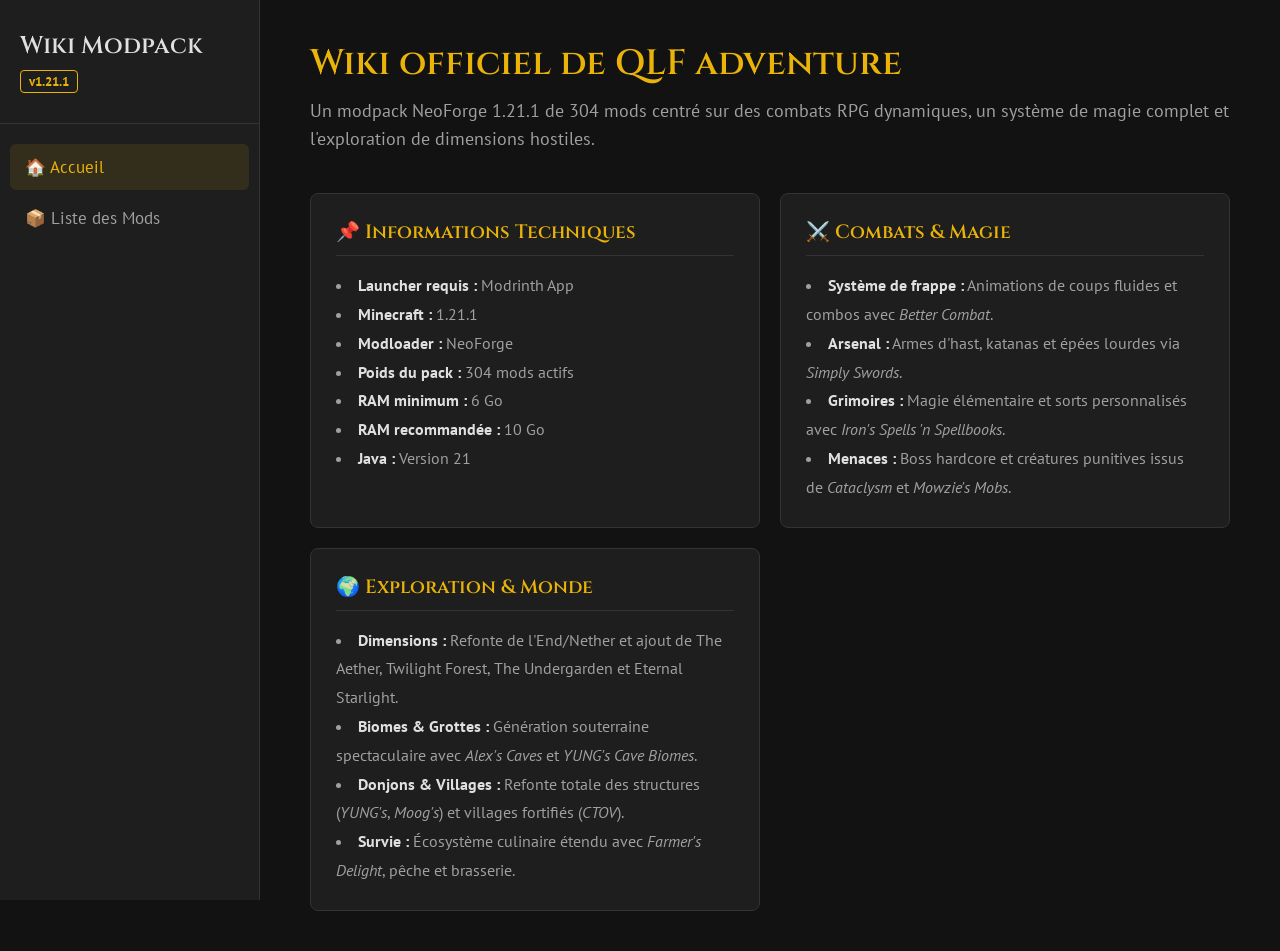
<file: html/index.html>
<!DOCTYPE html>
<html lang="fr">
<head>
    <meta charset="UTF-8">
    <meta name="viewport" content="width=device-width, initial-scale=1.0">
    <title>Wiki Modpack NeoForge 1.21.1</title>
    <link rel="stylesheet" href="../css/style.css">
</head>
<body>

    <aside class="sidebar">
        <div class="sidebar-header">
            <h2>Wiki Modpack</h2>
            <span class="version-badge">v1.21.1</span>
        </div>
        <nav>
            <ul>
                <li><a href="#accueil" class="nav-link active">🏠 Accueil</a></li>
                <li><a href="#mods" class="nav-link">📦 Liste des Mods</a></li>
            </ul>
        </nav>
    </aside>

    <main class="content">
        <button id="menu-toggle" class="mobile-only">☰ Menu</button>

        <!-- PAGE : ACCUEIL -->
        <section id="accueil" class="page-section active-section">
            <div class="header-banner">
                <h1>Wiki officiel de QLF adventure</h1>
                <p>Un modpack NeoForge 1.21.1 de 304 mods centré sur des combats RPG dynamiques, un système de magie complet et l'exploration de dimensions hostiles.</p>
            </div>
            
            <div class="card-grid">
                <div class="info-card">
                    <h3>📌 Informations Techniques</h3>
                    <ul>
                        <li><strong>Launcher requis :</strong> Modrinth App</li>
                        <li><strong>Minecraft :</strong> 1.21.1</li>
                        <li><strong>Modloader :</strong> NeoForge</li>
                        <li><strong>Poids du pack :</strong> 304 mods actifs</li>
                        <li><strong>RAM minimum :</strong> 6 Go</li>
                        <li><strong>RAM recommandée :</strong> 10 Go</li>
                        <li><strong>Java :</strong> Version 21</li>
                    </ul>
                </div>
                <div class="info-card">
                    <h3>⚔️ Combats & Magie</h3>
                    <ul>
                        <li><strong>Système de frappe :</strong> Animations de coups fluides et combos avec <em>Better Combat</em>.</li>
                        <li><strong>Arsenal :</strong> Armes d'hast, katanas et épées lourdes via <em>Simply Swords</em>.</li>
                        <li><strong>Grimoires :</strong> Magie élémentaire et sorts personnalisés avec <em>Iron's Spells 'n Spellbooks</em>.</li>
                        <li><strong>Menaces :</strong> Boss hardcore et créatures punitives issus de <em>Cataclysm</em> et <em>Mowzie's Mobs</em>.</li>
                    </ul>
                </div>
                <div class="info-card">
                    <h3>🌍 Exploration & Monde</h3>
                    <ul>
                        <li><strong>Dimensions :</strong> Refonte de l'End/Nether et ajout de The Aether, Twilight Forest, The Undergarden et Eternal Starlight.</li>
                        <li><strong>Biomes & Grottes :</strong> Génération souterraine spectaculaire avec <em>Alex's Caves</em> et <em>YUNG's Cave Biomes</em>.</li>
                        <li><strong>Donjons & Villages :</strong> Refonte totale des structures (<em>YUNG's</em>, <em>Moog's</em>) et villages fortifiés (<em>CTOV</em>).</li>
                        <li><strong>Survie :</strong> Écosystème culinaire étendu avec <em>Farmer's Delight</em>, pêche et brasserie.</li>
                    </ul>
                </div>
            </div>
        </section>

        <!-- PAGE : LISTE DES MODS -->
        <section id="mods" class="page-section">
            <h1>📦 Liste complète des Mods</h1>
            <p>Voici l'annuaire de tous les mods présents dans le modpack, triés par catégorie. Les en-têtes vous aident à vous repérer facilement.</p>
            
            <!-- SOUS-MENU POUR DESCENDRE RAPIDEMENT -->
            <div class="category-nav">
                <a href="#cat-gameplay" class="cat-link">⚔️ Contenu & Gameplay</a>
                <a href="#cat-client" class="cat-link">🎨 Client-Side</a>
                <a href="#cat-opti" class="cat-link">⚡ Optimisation</a>
                <a href="#cat-lib" class="cat-link">🛠️ Librairies & APIs</a>
            </div>

            <div class="table-container">
                <table class="mod-table">
                    <thead>
                        <tr>
                            <th>Catégorie</th>
                            <th>Sous-catégorie</th>
                            <th>Nom du mod</th>
                            <th>Emplacement</th>
                        </tr>
                    </thead>
                    <tbody>

                        <!-- ============================================== -->
                        <!-- ============ CONTENU & GAMEPLAY ============== -->
                        <!-- ============================================== -->
                        <tr class="category-header" id="cat-gameplay"><td colspan="4">⚔️ Contenu & Gameplay</td></tr>
                        
                        <tr class="subcategory-separator"><td colspan="4">🔸 Dimensions & Biomes</td></tr>
                        <tr><td><span class="tag tag-game">Gameplay</span></td><td>Dimensions & Biomes</td><td><strong>The Aether</strong></td><td><span class="badge badge-both">Client & Serveur</span></td></tr>
                        <tr><td><span class="tag tag-game">Gameplay</span></td><td>Dimensions & Biomes</td><td><strong>Aether Villages</strong></td><td><span class="badge badge-both">Client & Serveur</span></td></tr>
                        <tr><td><span class="tag tag-game">Gameplay</span></td><td>Dimensions & Biomes</td><td><strong>Aether Emissivity</strong></td><td><span class="badge badge-both">Client & Serveur</span></td></tr>
                        <tr><td><span class="tag tag-game">Gameplay</span></td><td>Dimensions & Biomes</td><td><strong>Aether - Protect Your Moa</strong></td><td><span class="badge badge-both">Client & Serveur</span></td></tr>
                        <tr><td><span class="tag tag-game">Gameplay</span></td><td>Dimensions & Biomes</td><td><strong>Aether - Treasure Reforging</strong></td><td><span class="badge badge-both">Client & Serveur</span></td></tr>
                        <tr><td><span class="tag tag-game">Gameplay</span></td><td>Dimensions & Biomes</td><td><strong>Deep Aether</strong></td><td><span class="badge badge-both">Client & Serveur</span></td></tr>
                        <tr><td><span class="tag tag-game">Gameplay</span></td><td>Dimensions & Biomes</td><td><strong>Explore Ruins: Aether</strong></td><td><span class="badge badge-both">Client & Serveur</span></td></tr>
                        <tr><td><span class="tag tag-game">Gameplay</span></td><td>Dimensions & Biomes</td><td><strong>The Twilight Forest</strong></td><td><span class="badge badge-both">Client & Serveur</span></td></tr>
                        <tr><td><span class="tag tag-game">Gameplay</span></td><td>Dimensions & Biomes</td><td><strong>Twilight Treehouses</strong></td><td><span class="badge badge-both">Client & Serveur</span></td></tr>
                        <tr><td><span class="tag tag-game">Gameplay</span></td><td>Dimensions & Biomes</td><td><strong>Eternal Starlight</strong></td><td><span class="badge badge-both">Client & Serveur</span></td></tr>
                        <tr><td><span class="tag tag-game">Gameplay</span></td><td>Dimensions & Biomes</td><td><strong>The Undergarden</strong></td><td><span class="badge badge-both">Client & Serveur</span></td></tr>
                        <tr><td><span class="tag tag-game">Gameplay</span></td><td>Dimensions & Biomes</td><td><strong>Geophilic</strong></td><td><span class="badge badge-both">Client & Serveur</span></td></tr>
                        <tr><td><span class="tag tag-game">Gameplay</span></td><td>Dimensions & Biomes</td><td><strong>Geophilic Backported</strong></td><td><span class="badge badge-both">Client & Serveur</span></td></tr>
                        <tr><td><span class="tag tag-game">Gameplay</span></td><td>Dimensions & Biomes</td><td><strong>Alex's Caves</strong></td><td><span class="badge badge-both">Client & Serveur</span></td></tr>
                        <tr><td><span class="tag tag-game">Gameplay</span></td><td>Dimensions & Biomes</td><td><strong>YUNG's Cave Biomes</strong></td><td><span class="badge badge-both">Client & Serveur</span></td></tr>
                        
                        <tr class="subcategory-separator"><td colspan="4">🔸 Donjons & Structures</td></tr>
                        <tr><td><span class="tag tag-game">Gameplay</span></td><td>Donjons & Structures</td><td><strong>YUNG's Better Caves</strong></td><td><span class="badge badge-both">Client & Serveur</span></td></tr>
                        <tr><td><span class="tag tag-game">Gameplay</span></td><td>Donjons & Structures</td><td><strong>YUNG's Better Desert Temples</strong></td><td><span class="badge badge-both">Client & Serveur</span></td></tr>
                        <tr><td><span class="tag tag-game">Gameplay</span></td><td>Donjons & Structures</td><td><strong>YUNG's Better Dungeons</strong></td><td><span class="badge badge-both">Client & Serveur</span></td></tr>
                        <tr><td><span class="tag tag-game">Gameplay</span></td><td>Donjons & Structures</td><td><strong>YUNG's Better End Island</strong></td><td><span class="badge badge-both">Client & Serveur</span></td></tr>
                        <tr><td><span class="tag tag-game">Gameplay</span></td><td>Donjons & Structures</td><td><strong>YUNG's Better Jungle Temples</strong></td><td><span class="badge badge-both">Client & Serveur</span></td></tr>
                        <tr><td><span class="tag tag-game">Gameplay</span></td><td>Donjons & Structures</td><td><strong>YUNG's Better Mineshafts</strong></td><td><span class="badge badge-both">Client & Serveur</span></td></tr>
                        <tr><td><span class="tag tag-game">Gameplay</span></td><td>Donjons & Structures</td><td><strong>YUNG's Better Nether Fortresses</strong></td><td><span class="badge badge-both">Client & Serveur</span></td></tr>
                        <tr><td><span class="tag tag-game">Gameplay</span></td><td>Donjons & Structures</td><td><strong>YUNG's Better Ocean Monuments</strong></td><td><span class="badge badge-both">Client & Serveur</span></td></tr>
                        <tr><td><span class="tag tag-game">Gameplay</span></td><td>Donjons & Structures</td><td><strong>YUNG's Better Strongholds</strong></td><td><span class="badge badge-both">Client & Serveur</span></td></tr>
                        <tr><td><span class="tag tag-game">Gameplay</span></td><td>Donjons & Structures</td><td><strong>YUNG's Better Witch Huts</strong></td><td><span class="badge badge-both">Client & Serveur</span></td></tr>
                        <tr><td><span class="tag tag-game">Gameplay</span></td><td>Donjons & Structures</td><td><strong>YUNG's Bridges</strong></td><td><span class="badge badge-both">Client & Serveur</span></td></tr>
                        <tr><td><span class="tag tag-game">Gameplay</span></td><td>Donjons & Structures</td><td><strong>YUNG's Extras</strong></td><td><span class="badge badge-both">Client & Serveur</span></td></tr>
                        <tr><td><span class="tag tag-game">Gameplay</span></td><td>Donjons & Structures</td><td><strong>Moog's End Structures</strong></td><td><span class="badge badge-both">Client & Serveur</span></td></tr>
                        <tr><td><span class="tag tag-game">Gameplay</span></td><td>Donjons & Structures</td><td><strong>Moog's Nether Structures</strong></td><td><span class="badge badge-both">Client & Serveur</span></td></tr>
                        <tr><td><span class="tag tag-game">Gameplay</span></td><td>Donjons & Structures</td><td><strong>Moog's Soaring Structures</strong></td><td><span class="badge badge-both">Client & Serveur</span></td></tr>
                        <tr><td><span class="tag tag-game">Gameplay</span></td><td>Donjons & Structures</td><td><strong>Moog's Voyager Structures</strong></td><td><span class="badge badge-both">Client & Serveur</span></td></tr>
                        <tr><td><span class="tag tag-game">Gameplay</span></td><td>Donjons & Structures</td><td><strong>Moog's Voyager Structures Integrated</strong></td><td><span class="badge badge-both">Client & Serveur</span></td></tr>
                        <tr><td><span class="tag tag-game">Gameplay</span></td><td>Donjons & Structures</td><td><strong>Moog's Structures</strong></td><td><span class="badge badge-both">Client & Serveur</span></td></tr>
                        <tr><td><span class="tag tag-game">Gameplay</span></td><td>Donjons & Structures</td><td><strong>Ender Villages</strong></td><td><span class="badge badge-both">Client & Serveur</span></td></tr>
                        <tr><td><span class="tag tag-game">Gameplay</span></td><td>Donjons & Structures</td><td><strong>Illager Invasion</strong></td><td><span class="badge badge-both">Client & Serveur</span></td></tr>
                        <tr><td><span class="tag tag-game">Gameplay</span></td><td>Donjons & Structures</td><td><strong>Road Weaver</strong></td><td><span class="badge badge-both">Client & Serveur</span></td></tr>
                        <tr><td><span class="tag tag-game">Gameplay</span></td><td>Donjons & Structures</td><td><strong>ChoiceTheorem's Overhauled Village (CTOV)</strong></td><td><span class="badge badge-both">Client & Serveur</span></td></tr>
                        <tr><td><span class="tag tag-game">Gameplay</span></td><td>Donjons & Structures</td><td><strong>Towns and Towers</strong></td><td><span class="badge badge-both">Client & Serveur</span></td></tr>
                        <tr><td><span class="tag tag-game">Gameplay</span></td><td>Donjons & Structures</td><td><strong>Twilight Forest - Dungeons & Villages</strong></td><td><span class="badge badge-both">Client & Serveur</span></td></tr>
                        
                        <tr class="subcategory-separator"><td colspan="4">🔸 Mobs, Boss & Créatures</td></tr>
                        <tr><td><span class="tag tag-game">Gameplay</span></td><td>Mobs, Boss & Créatures</td><td><strong>Bosses'Rise</strong></td><td><span class="badge badge-both">Client & Serveur</span></td></tr>
                        <tr><td><span class="tag tag-game">Gameplay</span></td><td>Mobs, Boss & Créatures</td><td><strong>Creeper Overhaul</strong></td><td><span class="badge badge-both">Client & Serveur</span></td></tr>
                        <tr><td><span class="tag tag-game">Gameplay</span></td><td>Mobs, Boss & Créatures</td><td><strong>Dark Doppelganger : Iron's Spells Addon</strong></td><td><span class="badge badge-both">Client & Serveur</span></td></tr>
                        <tr><td><span class="tag tag-game">Gameplay</span></td><td>Mobs, Boss & Créatures</td><td><strong>Enderman Overhaul</strong></td><td><span class="badge badge-both">Client & Serveur</span></td></tr>
                        <tr><td><span class="tag tag-game">Gameplay</span></td><td>Mobs, Boss & Créatures</td><td><strong>Qliphoth Awakening</strong></td><td><span class="badge badge-both">Client & Serveur</span></td></tr>
                        <tr><td><span class="tag tag-game">Gameplay</span></td><td>Mobs, Boss & Créatures</td><td><strong>Guard Villagers</strong></td><td><span class="badge badge-both">Client & Serveur</span></td></tr>
                        <tr><td><span class="tag tag-game">Gameplay</span></td><td>Mobs, Boss & Créatures</td><td><strong>Legendary Monsters</strong></td><td><span class="badge badge-both">Client & Serveur</span></td></tr>
                        <tr><td><span class="tag tag-game">Gameplay</span></td><td>Mobs, Boss & Créatures</td><td><strong>L_Ender's Cataclysm</strong></td><td><span class="badge badge-both">Client & Serveur</span></td></tr>
                        <tr><td><span class="tag tag-game">Gameplay</span></td><td>Mobs, Boss & Créatures</td><td><strong>Nautilus & Spears | Mounts of Mayhem</strong></td><td><span class="badge badge-both">Client & Serveur</span></td></tr>
                        <tr><td><span class="tag tag-game">Gameplay</span></td><td>Mobs, Boss & Créatures</td><td><strong>Mowzie's Mobs</strong></td><td><span class="badge badge-both">Client & Serveur</span></td></tr>
                        <tr><td><span class="tag tag-game">Gameplay</span></td><td>Mobs, Boss & Créatures</td><td><strong>Naturalist</strong></td><td><span class="badge badge-both">Client & Serveur</span></td></tr>
                        <tr><td><span class="tag tag-game">Gameplay</span></td><td>Mobs, Boss & Créatures</td><td><strong>Nyf's Spiders</strong></td><td><span class="badge badge-both">Client & Serveur</span></td></tr>
                        <tr><td><span class="tag tag-game">Gameplay</span></td><td>Mobs, Boss & Créatures</td><td><strong>Realistic Bees</strong></td><td><span class="badge badge-both">Client & Serveur</span></td></tr>
                        <tr><td><span class="tag tag-game">Gameplay</span></td><td>Mobs, Boss & Créatures</td><td><strong>Ribbits</strong></td><td><span class="badge badge-both">Client & Serveur</span></td></tr>
                        <tr><td><span class="tag tag-game">Gameplay</span></td><td>Mobs, Boss & Créatures</td><td><strong>Tiny Skeletons</strong></td><td><span class="badge badge-both">Client & Serveur</span></td></tr>
                        <tr><td><span class="tag tag-game">Gameplay</span></td><td>Mobs, Boss & Créatures</td><td><strong>Villager Names</strong></td><td><span class="badge badge-both">Client & Serveur</span></td></tr>
                        <tr><td><span class="tag tag-game">Gameplay</span></td><td>Mobs, Boss & Créatures</td><td><strong>Wither Reincarnated</strong></td><td><span class="badge badge-both">Client & Serveur</span></td></tr>
                        <tr><td><span class="tag tag-game">Gameplay</span></td><td>Mobs, Boss & Créatures</td><td><strong>Wither Spawn Animation</strong></td><td><span class="badge badge-both">Client & Serveur</span></td></tr>
                        
                        <tr class="subcategory-separator"><td colspan="4">🔸 Magie, Combat & Équipement</td></tr>
                        <tr><td><span class="tag tag-game">Gameplay</span></td><td>Magie, Combat & Équipement</td><td><strong>Iron's Spells 'n Spellbooks</strong></td><td><span class="badge badge-both">Client & Serveur</span></td></tr>
                        <tr><td><span class="tag tag-game">Gameplay</span></td><td>Magie, Combat & Équipement</td><td><strong>Cataclysm Spellbooks</strong></td><td><span class="badge badge-both">Client & Serveur</span></td></tr>
                        <tr><td><span class="tag tag-game">Gameplay</span></td><td>Magie, Combat & Équipement</td><td><strong>Legendary Spellbooks</strong></td><td><span class="badge badge-both">Client & Serveur</span></td></tr>
                        <tr><td><span class="tag tag-game">Gameplay</span></td><td>Magie, Combat & Équipement</td><td><strong>Wind Spellbooks</strong></td><td><span class="badge badge-both">Client & Serveur</span></td></tr>
                        <tr><td><span class="tag tag-game">Gameplay</span></td><td>Magie, Combat & Équipement</td><td><strong>Better Combat</strong></td><td><span class="badge badge-both">Client & Serveur</span></td></tr>
                        <tr><td><span class="tag tag-game">Gameplay</span></td><td>Magie, Combat & Équipement</td><td><strong>Better Combat Punchy Fix</strong></td><td><span class="badge badge-both">Client & Serveur</span></td></tr>
                        <tr><td><span class="tag tag-game">Gameplay</span></td><td>Magie, Combat & Équipement</td><td><strong>One Hand Better Combat</strong></td><td><span class="badge badge-both">Client & Serveur</span></td></tr>
                        <tr><td><span class="tag tag-game">Gameplay</span></td><td>Magie, Combat & Équipement</td><td><strong>Punchy</strong></td><td><span class="badge badge-both">Client & Serveur</span></td></tr>
                        <tr><td><span class="tag tag-game">Gameplay</span></td><td>Magie, Combat & Équipement</td><td><strong>Artifacts</strong></td><td><span class="badge badge-both">Client & Serveur</span></td></tr>
                        <tr><td><span class="tag tag-game">Gameplay</span></td><td>Magie, Combat & Équipement</td><td><strong>Artifacts Crafting</strong></td><td><span class="badge badge-both">Client & Serveur</span></td></tr>
                        <tr><td><span class="tag tag-game">Gameplay</span></td><td>Magie, Combat & Équipement</td><td><strong>Accessorify</strong></td><td><span class="badge badge-both">Client & Serveur</span></td></tr>
                        <tr><td><span class="tag tag-game">Gameplay</span></td><td>Magie, Combat & Équipement</td><td><strong>Aileron</strong></td><td><span class="badge badge-both">Client & Serveur</span></td></tr>
                        <tr><td><span class="tag tag-game">Gameplay</span></td><td>Magie, Combat & Équipement</td><td><strong>Better Tridents</strong></td><td><span class="badge badge-both">Client & Serveur</span></td></tr>
                        <tr><td><span class="tag tag-game">Gameplay</span></td><td>Magie, Combat & Équipement</td><td><strong>Cult of Azazel</strong></td><td><span class="badge badge-both">Client & Serveur</span></td></tr>
                        <tr><td><span class="tag tag-game">Gameplay</span></td><td>Magie, Combat & Équipement</td><td><strong>Deimos</strong></td><td><span class="badge badge-both">Client & Serveur</span></td></tr>
                        <tr><td><span class="tag tag-game">Gameplay</span></td><td>Magie, Combat & Équipement</td><td><strong>Ender Dragon Fight Remastered</strong></td><td><span class="badge badge-both">Client & Serveur</span></td></tr>
                        <tr><td><span class="tag tag-game">Gameplay</span></td><td>Magie, Combat & Équipement</td><td><strong>Enchantments Expansion</strong></td><td><span class="badge badge-both">Client & Serveur</span></td></tr>
                        <tr><td><span class="tag tag-game">Gameplay</span></td><td>Magie, Combat & Équipement</td><td><strong>Just Potion Rings</strong></td><td><span class="badge badge-both">Client & Serveur</span></td></tr>
                        <tr><td><span class="tag tag-game">Gameplay</span></td><td>Magie, Combat & Équipement</td><td><strong>Mythic Upgrades</strong></td><td><span class="badge badge-both">Client & Serveur</span></td></tr>
                        <tr><td><span class="tag tag-game">Gameplay</span></td><td>Magie, Combat & Équipement</td><td><strong>Shield Expansion</strong></td><td><span class="badge badge-both">Client & Serveur</span></td></tr>
                        <tr><td><span class="tag tag-game">Gameplay</span></td><td>Magie, Combat & Équipement</td><td><strong>Simply Swords</strong></td><td><span class="badge badge-both">Client & Serveur</span></td></tr>
                        <tr><td><span class="tag tag-game">Gameplay</span></td><td>Magie, Combat & Équipement</td><td><strong>Too Many Bows</strong></td><td><span class="badge badge-both">Client & Serveur</span></td></tr>
                        <tr><td><span class="tag tag-game">Gameplay</span></td><td>Magie, Combat & Équipement</td><td><strong>Trimmable Tools</strong></td><td><span class="badge badge-both">Client & Serveur</span></td></tr>
                        <tr><td><span class="tag tag-game">Gameplay</span></td><td>Magie, Combat & Équipement</td><td><strong>Warden Tools</strong></td><td><span class="badge badge-both">Client & Serveur</span></td></tr>

                        <tr class="subcategory-separator"><td colspan="4">🔸 Cuisine, Agriculture & Pêche</td></tr>
                        <tr><td><span class="tag tag-game">Gameplay</span></td><td>Cuisine, Agriculture & Pêche</td><td><strong>Farmer's Delight</strong></td><td><span class="badge badge-both">Client & Serveur</span></td></tr>
                        <tr><td><span class="tag tag-game">Gameplay</span></td><td>Cuisine, Agriculture & Pêche</td><td><strong>Aquaculture Delight</strong></td><td><span class="badge badge-both">Client & Serveur</span></td></tr>
                        <tr><td><span class="tag tag-game">Gameplay</span></td><td>Cuisine, Agriculture & Pêche</td><td><strong>Barbeque's Delight</strong></td><td><span class="badge badge-both">Client & Serveur</span></td></tr>
                        <tr><td><span class="tag tag-game">Gameplay</span></td><td>Cuisine, Agriculture & Pêche</td><td><strong>Brewin' and Chewin'</strong></td><td><span class="badge badge-both">Client & Serveur</span></td></tr>
                        <tr><td><span class="tag tag-game">Gameplay</span></td><td>Cuisine, Agriculture & Pêche</td><td><strong>Chef's Delight</strong></td><td><span class="badge badge-both">Client & Serveur</span></td></tr>
                        <tr><td><span class="tag tag-game">Gameplay</span></td><td>Cuisine, Agriculture & Pêche</td><td><strong>Cocktails Delight</strong></td><td><span class="badge badge-both">Client & Serveur</span></td></tr>
                        <tr><td><span class="tag tag-game">Gameplay</span></td><td>Cuisine, Agriculture & Pêche</td><td><strong>Corn Delight</strong></td><td><span class="badge badge-both">Client & Serveur</span></td></tr>
                        <tr><td><span class="tag tag-game">Gameplay</span></td><td>Cuisine, Agriculture & Pêche</td><td><strong>Display Delight</strong></td><td><span class="badge badge-both">Client & Serveur</span></td></tr>
                        <tr><td><span class="tag tag-game">Gameplay</span></td><td>Cuisine, Agriculture & Pêche</td><td><strong>Egg Delight</strong></td><td><span class="badge badge-both">Client & Serveur</span></td></tr>
                        <tr><td><span class="tag tag-game">Gameplay</span></td><td>Cuisine, Agriculture & Pêche</td><td><strong>End's Delight</strong></td><td><span class="badge badge-both">Client & Serveur</span></td></tr>
                        <tr><td><span class="tag tag-game">Gameplay</span></td><td>Cuisine, Agriculture & Pêche</td><td><strong>Expanded Delight</strong></td><td><span class="badge badge-both">Client & Serveur</span></td></tr>
                        <tr><td><span class="tag tag-game">Gameplay</span></td><td>Cuisine, Agriculture & Pêche</td><td><strong>Fast Food Delight Unofficial</strong></td><td><span class="badge badge-both">Client & Serveur</span></td></tr>
                        <tr><td><span class="tag tag-game">Gameplay</span></td><td>Cuisine, Agriculture & Pêche</td><td><strong>Fruit's Delight</strong></td><td><span class="badge badge-both">Client & Serveur</span></td></tr>
                        <tr><td><span class="tag tag-game">Gameplay</span></td><td>Cuisine, Agriculture & Pêche</td><td><strong>Mexican's Delight</strong></td><td><span class="badge badge-both">Client & Serveur</span></td></tr>
                        <tr><td><span class="tag tag-game">Gameplay</span></td><td>Cuisine, Agriculture & Pêche</td><td><strong>My Nether's Delight</strong></td><td><span class="badge badge-both">Client & Serveur</span></td></tr>
                        <tr><td><span class="tag tag-game">Gameplay</span></td><td>Cuisine, Agriculture & Pêche</td><td><strong>Pineapple Delight</strong></td><td><span class="badge badge-both">Client & Serveur</span></td></tr>
                        <tr><td><span class="tag tag-game">Gameplay</span></td><td>Cuisine, Agriculture & Pêche</td><td><strong>Pizza Delight</strong></td><td><span class="badge badge-both">Client & Serveur</span></td></tr>
                        <tr><td><span class="tag tag-game">Gameplay</span></td><td>Cuisine, Agriculture & Pêche</td><td><strong>Rustic Delight</strong></td><td><span class="badge badge-both">Client & Serveur</span></td></tr>
                        <tr><td><span class="tag tag-game">Gameplay</span></td><td>Cuisine, Agriculture & Pêche</td><td><strong>Storage Delight</strong></td><td><span class="badge badge-both">Client & Serveur</span></td></tr>
                        <tr><td><span class="tag tag-game">Gameplay</span></td><td>Cuisine, Agriculture & Pêche</td><td><strong>Aquaculture 2</strong></td><td><span class="badge badge-both">Client & Serveur</span></td></tr>
                        <tr><td><span class="tag tag-game">Gameplay</span></td><td>Cuisine, Agriculture & Pêche</td><td><strong>Fisherman's Trap</strong></td><td><span class="badge badge-both">Client & Serveur</span></td></tr>
                        <tr><td><span class="tag tag-game">Gameplay</span></td><td>Cuisine, Agriculture & Pêche</td><td><strong>Fish On The Line</strong></td><td><span class="badge badge-both">Client & Serveur</span></td></tr>
                        <tr><td><span class="tag tag-game">Gameplay</span></td><td>Cuisine, Agriculture & Pêche</td><td><strong>Kelp Fertilizer</strong></td><td><span class="badge badge-both">Client & Serveur</span></td></tr>
                        <tr><td><span class="tag tag-game">Gameplay</span></td><td>Cuisine, Agriculture & Pêche</td><td><strong>[Let's Do] Vinery</strong></td><td><span class="badge badge-both">Client & Serveur</span></td></tr>
                        <tr><td><span class="tag tag-game">Gameplay</span></td><td>Cuisine, Agriculture & Pêche</td><td><strong>XP From Crops</strong></td><td><span class="badge badge-both">Client & Serveur</span></td></tr>
                        <tr><td><span class="tag tag-game">Gameplay</span></td><td>Cuisine, Agriculture & Pêche</td><td><strong>Youkai's Feasts</strong></td><td><span class="badge badge-both">Client & Serveur</span></td></tr>

                        <tr class="subcategory-separator"><td colspan="4">🔸 Transports & Exploration</td></tr>
                        <tr><td><span class="tag tag-game">Gameplay</span></td><td>Transports & Exploration</td><td><strong>Xaero's Minimap</strong></td><td><span class="badge badge-both">Client & Serveur</span></td></tr>
                        <tr><td><span class="tag tag-game">Gameplay</span></td><td>Transports & Exploration</td><td><strong>Xaero's World Map</strong></td><td><span class="badge badge-both">Client & Serveur</span></td></tr>
                        <tr><td><span class="tag tag-game">Gameplay</span></td><td>Transports & Exploration</td><td><strong>Xaero's Waystones Compatibility</strong></td><td><span class="badge badge-both">Client & Serveur</span></td></tr>
                        <tr><td><span class="tag tag-game">Gameplay</span></td><td>Transports & Exploration</td><td><strong>Waystones</strong></td><td><span class="badge badge-both">Client & Serveur</span></td></tr>
                        <tr><td><span class="tag tag-game">Gameplay</span></td><td>Transports & Exploration</td><td><strong>Traveler's Backpack</strong></td><td><span class="badge badge-both">Client & Serveur</span></td></tr>
                        <tr><td><span class="tag tag-game">Gameplay</span></td><td>Transports & Exploration</td><td><strong>Traveler's Toolbelt</strong></td><td><span class="badge badge-both">Client & Serveur</span></td></tr>
                        <tr><td><span class="tag tag-game">Gameplay</span></td><td>Transports & Exploration</td><td><strong>Skyhook (Ziplined)</strong></td><td><span class="badge badge-both">Client & Serveur</span></td></tr>
                        <tr><td><span class="tag tag-game">Gameplay</span></td><td>Transports & Exploration</td><td><strong>Zipline</strong></td><td><span class="badge badge-both">Client & Serveur</span></td></tr>
                        <tr><td><span class="tag tag-game">Gameplay</span></td><td>Transports & Exploration</td><td><strong>Horseshoes</strong></td><td><span class="badge badge-both">Client & Serveur</span></td></tr>
                        <tr><td><span class="tag tag-game">Gameplay</span></td><td>Transports & Exploration</td><td><strong>Immersive Aircraft</strong></td><td><span class="badge badge-both">Client & Serveur</span></td></tr>
                        <tr><td><span class="tag tag-game">Gameplay</span></td><td>Transports & Exploration</td><td><strong>Moving Elevators</strong></td><td><span class="badge badge-both">Client & Serveur</span></td></tr>
                        <tr><td><span class="tag tag-game">Gameplay</span></td><td>Transports & Exploration</td><td><strong>Vehicle Upgrade</strong></td><td><span class="badge badge-both">Client & Serveur</span></td></tr>
                        <tr><td><span class="tag tag-game">Gameplay</span></td><td>Transports & Exploration</td><td><strong>Whistle Mount</strong></td><td><span class="badge badge-both">Client & Serveur</span></td></tr>
                        
                        <tr class="subcategory-separator"><td colspan="4">🔸 Monde & Environnement</td></tr>
                        <tr><td><span class="tag tag-game">Gameplay</span></td><td>Monde & Environnement</td><td><strong>Weather, Storms & Tornadoes (Weather2)</strong></td><td><span class="badge badge-both">Client & Serveur</span></td></tr>

                        <tr class="subcategory-separator"><td colspan="4">🔸 Construction, Déco & Rangement</td></tr>
                        <tr><td><span class="tag tag-game">Gameplay</span></td><td>Construction, Déco & Rangement</td><td><strong>Amendments</strong></td><td><span class="badge badge-both">Client & Serveur</span></td></tr>
                        <tr><td><span class="tag tag-game">Gameplay</span></td><td>Construction, Déco & Rangement</td><td><strong>Another Furniture</strong></td><td><span class="badge badge-both">Client & Serveur</span></td></tr>
                        <tr><td><span class="tag tag-game">Gameplay</span></td><td>Construction, Déco & Rangement</td><td><strong>Armor Statues</strong></td><td><span class="badge badge-both">Client & Serveur</span></td></tr>
                        <tr><td><span class="tag tag-game">Gameplay</span></td><td>Construction, Déco & Rangement</td><td><strong>Banner Flags</strong></td><td><span class="badge badge-both">Client & Serveur</span></td></tr>
                        <tr><td><span class="tag tag-game">Gameplay</span></td><td>Construction, Déco & Rangement</td><td><strong>Connectible Chains</strong></td><td><span class="badge badge-both">Client & Serveur</span></td></tr>
                        <tr><td><span class="tag tag-game">Gameplay</span></td><td>Construction, Déco & Rangement</td><td><strong>Diagonal Fences</strong></td><td><span class="badge badge-both">Client & Serveur</span></td></tr>
                        <tr><td><span class="tag tag-game">Gameplay</span></td><td>Construction, Déco & Rangement</td><td><strong>Diagonal Walls</strong></td><td><span class="badge badge-both">Client & Serveur</span></td></tr>
                        <tr><td><span class="tag tag-game">Gameplay</span></td><td>Construction, Déco & Rangement</td><td><strong>Echo Chest</strong></td><td><span class="badge badge-both">Client & Serveur</span></td></tr>
                        <tr><td><span class="tag tag-game">Gameplay</span></td><td>Construction, Déco & Rangement</td><td><strong>Immersive Paintings</strong></td><td><span class="badge badge-both">Client & Serveur</span></td></tr>
                        <tr><td><span class="tag tag-game">Gameplay</span></td><td>Construction, Déco & Rangement</td><td><strong>Iron Smelters</strong></td><td><span class="badge badge-both">Client & Serveur</span></td></tr>
                        <tr><td><span class="tag tag-game">Gameplay</span></td><td>Construction, Déco & Rangement</td><td><strong>Linked Chests</strong></td><td><span class="badge badge-both">Client & Serveur</span></td></tr>
                        <tr><td><span class="tag tag-game">Gameplay</span></td><td>Construction, Déco & Rangement</td><td><strong>Macaw's Bridges</strong></td><td><span class="badge badge-both">Client & Serveur</span></td></tr>
                        <tr><td><span class="tag tag-game">Gameplay</span></td><td>Construction, Déco & Rangement</td><td><strong>More Discs</strong></td><td><span class="badge badge-both">Client & Serveur</span></td></tr>
                        <tr><td><span class="tag tag-game">Gameplay</span></td><td>Construction, Déco & Rangement</td><td><strong>Quark</strong></td><td><span class="badge badge-both">Client & Serveur</span></td></tr>
                        <tr><td><span class="tag tag-game">Gameplay</span></td><td>Construction, Déco & Rangement</td><td><strong>Sophisticated Storage</strong></td><td><span class="badge badge-both">Client & Serveur</span></td></tr>
                        <tr><td><span class="tag tag-game">Gameplay</span></td><td>Construction, Déco & Rangement</td><td><strong>Supplementaries</strong></td><td><span class="badge badge-both">Client & Serveur</span></td></tr>
                        <tr><td><span class="tag tag-game">Gameplay</span></td><td>Construction, Déco & Rangement</td><td><strong>Visual Workbench</strong></td><td><span class="badge badge-both">Client & Serveur</span></td></tr>
                        <tr><td><span class="tag tag-game">Gameplay</span></td><td>Construction, Déco & Rangement</td><td><strong>XercaMusic (Music Maker)</strong></td><td><span class="badge badge-both">Client & Serveur</span></td></tr>

                        <tr class="subcategory-separator"><td colspan="4">🔸 Utilitaires & QoL</td></tr>
                        <tr><td><span class="tag tag-game">Gameplay</span></td><td>Utilitaires & QoL</td><td><strong>Just Enough Items (JEI)</strong></td><td><span class="badge badge-both">Client & Serveur</span></td></tr>
                        <tr><td><span class="tag tag-game">Gameplay</span></td><td>Utilitaires & QoL</td><td><strong>Just Enough Breeding (JEBr)</strong></td><td><span class="badge badge-both">Client & Serveur</span></td></tr>
                        <tr><td><span class="tag tag-game">Gameplay</span></td><td>Utilitaires & QoL</td><td><strong>Just Enough Professions (JEP)</strong></td><td><span class="badge badge-both">Client & Serveur</span></td></tr>
                        <tr><td><span class="tag tag-game">Gameplay</span></td><td>Utilitaires & QoL</td><td><strong>Just Enough Resources (JER)</strong></td><td><span class="badge badge-both">Client & Serveur</span></td></tr>
                        <tr><td><span class="tag tag-game">Gameplay</span></td><td>Utilitaires & QoL</td><td><strong>Gravestone Mod</strong></td><td><span class="badge badge-both">Client & Serveur</span></td></tr>
                        <tr><td><span class="tag tag-game">Gameplay</span></td><td>Utilitaires & QoL</td><td><strong>Gravestone Curios Compat</strong></td><td><span class="badge badge-both">Client & Serveur</span></td></tr>
                        <tr><td><span class="tag tag-game">Gameplay</span></td><td>Utilitaires & QoL</td><td><strong>Easy Anvils</strong></td><td><span class="badge badge-both">Client & Serveur</span></td></tr>
                        <tr><td><span class="tag tag-game">Gameplay</span></td><td>Utilitaires & QoL</td><td><strong>Easy Elytra Takeoff</strong></td><td><span class="badge badge-both">Client & Serveur</span></td></tr>
                        <tr><td><span class="tag tag-game">Gameplay</span></td><td>Utilitaires & QoL</td><td><strong>Easy Magic</strong></td><td><span class="badge badge-both">Client & Serveur</span></td></tr>
                        <tr><td><span class="tag tag-game">Gameplay</span></td><td>Utilitaires & QoL</td><td><strong>Easy Shulker Boxes</strong></td><td><span class="badge badge-both">Client & Serveur</span></td></tr>
                        <tr><td><span class="tag tag-game">Gameplay</span></td><td>Utilitaires & QoL</td><td><strong>Anvil Never Too Expensive</strong></td><td><span class="badge badge-both">Client & Serveur</span></td></tr>
                        <tr><td><span class="tag tag-game">Gameplay</span></td><td>Utilitaires & QoL</td><td><strong>Arcane Essence Block</strong></td><td><span class="badge badge-both">Client & Serveur</span></td></tr>
                        <tr><td><span class="tag tag-game">Gameplay</span></td><td>Utilitaires & QoL</td><td><strong>Better Trees</strong></td><td><span class="badge badge-both">Client & Serveur</span></td></tr>
                        <tr><td><span class="tag tag-game">Gameplay</span></td><td>Utilitaires & QoL</td><td><strong>Better Days</strong></td><td><span class="badge badge-both">Client & Serveur</span></td></tr>
                        <tr><td><span class="tag tag-game">Gameplay</span></td><td>Utilitaires & QoL</td><td><strong>Better Than Mending</strong></td><td><span class="badge badge-both">Client & Serveur</span></td></tr>
                        <tr><td><span class="tag tag-game">Gameplay</span></td><td>Utilitaires & QoL</td><td><strong>Better Climbing</strong></td><td><span class="badge badge-both">Client & Serveur</span></td></tr>
                        <tr><td><span class="tag tag-game">Gameplay</span></td><td>Utilitaires & QoL</td><td><strong>Boss Checklist</strong></td><td><span class="badge badge-both">Client & Serveur</span></td></tr>
                        <tr><td><span class="tag tag-game">Gameplay</span></td><td>Utilitaires & QoL</td><td><strong>Chunk Loaders</strong></td><td><span class="badge badge-both">Client & Serveur</span></td></tr>
                        <tr><td><span class="tag tag-game">Gameplay</span></td><td>Utilitaires & QoL</td><td><strong>Craftable Enchanted Golden Apple</strong></td><td><span class="badge badge-both">Client & Serveur</span></td></tr>
                        <tr><td><span class="tag tag-game">Gameplay</span></td><td>Utilitaires & QoL</td><td><strong>Craftable Totem of Undying</strong></td><td><span class="badge badge-both">Client & Serveur</span></td></tr>
                        <tr><td><span class="tag tag-game">Gameplay</span></td><td>Utilitaires & QoL</td><td><strong>Cut Through</strong></td><td><span class="badge badge-both">Client & Serveur</span></td></tr>
                        <tr><td><span class="tag tag-game">Gameplay</span></td><td>Utilitaires & QoL</td><td><strong>Death Finder</strong></td><td><span class="badge badge-both">Client & Serveur</span></td></tr>
                        <tr><td><span class="tag tag-game">Gameplay</span></td><td>Utilitaires & QoL</td><td><strong>Dismount Entity</strong></td><td><span class="badge badge-both">Client & Serveur</span></td></tr>
                        <tr><td><span class="tag tag-game">Gameplay</span></td><td>Utilitaires & QoL</td><td><strong>Dragon Movement Fix</strong></td><td><span class="badge badge-both">Client & Serveur</span></td></tr>
                        <tr><td><span class="tag tag-game">Gameplay</span></td><td>Utilitaires & QoL</td><td><strong>MmmMmmMmmMmm (Target Dummy)</strong></td><td><span class="badge badge-both">Client & Serveur</span></td></tr>
                        <tr><td><span class="tag tag-game">Gameplay</span></td><td>Utilitaires & QoL</td><td><strong>Enchanting Infuser</strong></td><td><span class="badge badge-both">Client & Serveur</span></td></tr>
                        <tr><td><span class="tag tag-game">Gameplay</span></td><td>Utilitaires & QoL</td><td><strong>Enchantment Level Cap Indicator</strong></td><td><span class="badge badge-both">Client & Serveur</span></td></tr>
                        <tr><td><span class="tag tag-game">Gameplay</span></td><td>Utilitaires & QoL</td><td><strong>End Villager Trader</strong></td><td><span class="badge badge-both">Client & Serveur</span></td></tr>
                        <tr><td><span class="tag tag-game">Gameplay</span></td><td>Utilitaires & QoL</td><td><strong>Eternal Nether</strong></td><td><span class="badge badge-both">Client & Serveur</span></td></tr>
                        <tr><td><span class="tag tag-game">Gameplay</span></td><td>Utilitaires & QoL</td><td><strong>Global XP</strong></td><td><span class="badge badge-both">Client & Serveur</span></td></tr>
                        <tr><td><span class="tag tag-game">Gameplay</span></td><td>Utilitaires & QoL</td><td><strong>Grind Enchantments</strong></td><td><span class="badge badge-both">Client & Serveur</span></td></tr>
                        <tr><td><span class="tag tag-game">Gameplay</span></td><td>Utilitaires & QoL</td><td><strong>Hopper Gadgetry</strong></td><td><span class="badge badge-both">Client & Serveur</span></td></tr>
                        <tr><td><span class="tag tag-game">Gameplay</span></td><td>Utilitaires & QoL</td><td><strong>Immersive Ores</strong></td><td><span class="badge badge-both">Client & Serveur</span></td></tr>
                        <tr><td><span class="tag tag-game">Gameplay</span></td><td>Utilitaires & QoL</td><td><strong>Infinite Trading</strong></td><td><span class="badge badge-both">Client & Serveur</span></td></tr>
                        <tr><td><span class="tag tag-game">Gameplay</span></td><td>Utilitaires & QoL</td><td><strong>Jade</strong></td><td><span class="badge badge-both">Client & Serveur</span></td></tr>
                        <tr><td><span class="tag tag-game">Gameplay</span></td><td>Utilitaires & QoL</td><td><strong>Just Hammers</strong></td><td><span class="badge badge-both">Client & Serveur</span></td></tr>
                        <tr><td><span class="tag tag-game">Gameplay</span></td><td>Utilitaires & QoL</td><td><strong>Lootr</strong></td><td><span class="badge badge-both">Client & Serveur</span></td></tr>
                        <tr><td><span class="tag tag-game">Gameplay</span></td><td>Utilitaires & QoL</td><td><strong>Magnum Torch</strong></td><td><span class="badge badge-both">Client & Serveur</span></td></tr>
                        <tr><td><span class="tag tag-game">Gameplay</span></td><td>Utilitaires & QoL</td><td><strong>Many More Ores and Crafts</strong></td><td><span class="badge badge-both">Client & Serveur</span></td></tr>
                        <tr><td><span class="tag tag-game">Gameplay</span></td><td>Utilitaires & QoL</td><td><strong>McQoy</strong></td><td><span class="badge badge-both">Client & Serveur</span></td></tr>
                        <tr><td><span class="tag tag-game">Gameplay</span></td><td>Utilitaires & QoL</td><td><strong>Mob Lassos</strong></td><td><span class="badge badge-both">Client & Serveur</span></td></tr>
                        <tr><td><span class="tag tag-game">Gameplay</span></td><td>Utilitaires & QoL</td><td><strong>More Villagers : Re-employed</strong></td><td><span class="badge badge-both">Client & Serveur</span></td></tr>
                        <tr><td><span class="tag tag-game">Gameplay</span></td><td>Utilitaires & QoL</td><td><strong>Netherite Horse Armor</strong></td><td><span class="badge badge-both">Client & Serveur</span></td></tr>
                        <tr><td><span class="tag tag-game">Gameplay</span></td><td>Utilitaires & QoL</td><td><strong>NetherPortalFix</strong></td><td><span class="badge badge-both">Client & Serveur</span></td></tr>
                        <tr><td><span class="tag tag-game">Gameplay</span></td><td>Utilitaires & QoL</td><td><strong>Platform</strong></td><td><span class="badge badge-both">Client & Serveur</span></td></tr>
                        <tr><td><span class="tag tag-game">Gameplay</span></td><td>Utilitaires & QoL</td><td><strong>Polymorph</strong></td><td><span class="badge badge-both">Client & Serveur</span></td></tr>
                        <tr><td><span class="tag tag-game">Gameplay</span></td><td>Utilitaires & QoL</td><td><strong>Prism</strong></td><td><span class="badge badge-both">Client & Serveur</span></td></tr>
                        <tr><td><span class="tag tag-game">Gameplay</span></td><td>Utilitaires & QoL</td><td><strong>Reach Behind</strong></td><td><span class="badge badge-both">Client & Serveur</span></td></tr>
                        <tr><td><span class="tag tag-game">Gameplay</span></td><td>Utilitaires & QoL</td><td><strong>Respawning Shulkers</strong></td><td><span class="badge badge-both">Client & Serveur</span></td></tr>
                        <tr><td><span class="tag tag-game">Gameplay</span></td><td>Utilitaires & QoL</td><td><strong>Snow Under Trees</strong></td><td><span class="badge badge-both">Client & Serveur</span></td></tr>
                        <tr><td><span class="tag tag-game">Gameplay</span></td><td>Utilitaires & QoL</td><td><strong>Surveyor</strong></td><td><span class="badge badge-both">Client & Serveur</span></td></tr>
                        <tr><td><span class="tag tag-game">Gameplay</span></td><td>Utilitaires & QoL</td><td><strong>Tax Free Levels</strong></td><td><span class="badge badge-both">Client & Serveur</span></td></tr>
                        <tr><td><span class="tag tag-game">Gameplay</span></td><td>Utilitaires & QoL</td><td><strong>Trade Cycling</strong></td><td><span class="badge badge-both">Client & Serveur</span></td></tr>
                        <tr><td><span class="tag tag-game">Gameplay</span></td><td>Utilitaires & QoL</td><td><strong>Trading Post</strong></td><td><span class="badge badge-both">Client & Serveur</span></td></tr>
                        <tr><td><span class="tag tag-game">Gameplay</span></td><td>Utilitaires & QoL</td><td><strong>Tree Harvester</strong></td><td><span class="badge badge-both">Client & Serveur</span></td></tr>
                        <tr><td><span class="tag tag-game">Gameplay</span></td><td>Utilitaires & QoL</td><td><strong>Universal Bone Meal</strong></td><td><span class="badge badge-both">Client & Serveur</span></td></tr>
                        <tr><td><span class="tag tag-game">Gameplay</span></td><td>Utilitaires & QoL</td><td><strong>Universal Enchants</strong></td><td><span class="badge badge-both">Client & Serveur</span></td></tr>
                        <tr><td><span class="tag tag-game">Gameplay</span></td><td>Utilitaires & QoL</td><td><strong>Vanilla Backport</strong></td><td><span class="badge badge-both">Client & Serveur</span></td></tr>
                        <tr><td><span class="tag tag-game">Gameplay</span></td><td>Utilitaires & QoL</td><td><strong>Visible Traders</strong></td><td><span class="badge badge-both">Client & Serveur</span></td></tr>
                        <tr><td><span class="tag tag-game">Gameplay</span></td><td>Utilitaires & QoL</td><td><strong>What Are They Up To (WATUT)</strong></td><td><span class="badge badge-both">Client & Serveur</span></td></tr>

                        <!-- ============================================== -->
                        <!-- ================= CLIENT-SIDE ================== -->
                        <!-- ============================================== -->
                        <tr class="category-header" id="cat-client"><td colspan="4">🎨 Client-Side</td></tr>
                        
                        <tr class="subcategory-separator"><td colspan="4">🔸 Affichage & HUD</td></tr>
                        <tr><td><span class="tag tag-client">Client-Side</span></td><td>Affichage & HUD</td><td><strong>Advancement Plaques</strong></td><td><span class="badge badge-client">Client uniquement</span></td></tr>
                        <tr><td><span class="tag tag-client">Client-Side</span></td><td>Affichage & HUD</td><td><strong>Advancement Screenshot</strong></td><td><span class="badge badge-client">Client uniquement</span></td></tr>
                        <tr><td><span class="tag tag-client">Client-Side</span></td><td>Affichage & HUD</td><td><strong>Aggro Indicator</strong></td><td><span class="badge badge-client">Client uniquement</span></td></tr>
                        <tr><td><span class="tag tag-client">Client-Side</span></td><td>Affichage & HUD</td><td><strong>Better Advancements</strong></td><td><span class="badge badge-client">Client uniquement</span></td></tr>
                        <tr><td><span class="tag tag-client">Client-Side</span></td><td>Affichage & HUD</td><td><strong>Better F3</strong></td><td><span class="badge badge-client">Client uniquement</span></td></tr>
                        <tr><td><span class="tag tag-client">Client-Side</span></td><td>Affichage & HUD</td><td><strong>Chat Heads</strong></td><td><span class="badge badge-client">Client uniquement</span></td></tr>
                        <tr><td><span class="tag tag-client">Client-Side</span></td><td>Affichage & HUD</td><td><strong>Controlling</strong></td><td><span class="badge badge-client">Client uniquement</span></td></tr>
                        <tr><td><span class="tag tag-client">Client-Side</span></td><td>Affichage & HUD</td><td><strong>Durability Tooltip</strong></td><td><span class="badge badge-client">Client uniquement</span></td></tr>
                        <tr><td><span class="tag tag-client">Client-Side</span></td><td>Affichage & HUD</td><td><strong>Dynamic Crosshair</strong></td><td><span class="badge badge-client">Client uniquement</span></td></tr>
                        <tr><td><span class="tag tag-client">Client-Side</span></td><td>Affichage & HUD</td><td><strong>Enhanced Boss Bars</strong></td><td><span class="badge badge-client">Client uniquement</span></td></tr>
                        <tr><td><span class="tag tag-client">Client-Side</span></td><td>Affichage & HUD</td><td><strong>Leave My Bars Alone</strong></td><td><span class="badge badge-client">Client uniquement</span></td></tr>
                        <tr><td><span class="tag tag-client">Client-Side</span></td><td>Affichage & HUD</td><td><strong>Legendary Tooltips</strong></td><td><span class="badge badge-client">Client uniquement</span></td></tr>
                        <tr><td><span class="tag tag-client">Client-Side</span></td><td>Affichage & HUD</td><td><strong>Let Me Sleep</strong></td><td><span class="badge badge-client">Client uniquement</span></td></tr>
                        <tr><td><span class="tag tag-client">Client-Side</span></td><td>Affichage & HUD</td><td><strong>Mod Menu (NeoForge Edition)</strong></td><td><span class="badge badge-client">Client uniquement</span></td></tr>
                        <tr><td><span class="tag tag-client">Client-Side</span></td><td>Affichage & HUD</td><td><strong>Notes</strong></td><td><span class="badge badge-client">Client uniquement</span></td></tr>
                        <tr><td><span class="tag tag-client">Client-Side</span></td><td>Affichage & HUD</td><td><strong>Simply Tooltips</strong></td><td><span class="badge badge-client">Client uniquement</span></td></tr>
                        
                        <tr class="subcategory-separator"><td colspan="4">🔸 Graphismes & Effets</td></tr>
                        <tr><td><span class="tag tag-client">Client-Side</span></td><td>Graphismes & Effets</td><td><strong>Better Combat Particles</strong></td><td><span class="badge badge-client">Client uniquement</span></td></tr>
                        <tr><td><span class="tag tag-client">Client-Side</span></td><td>Graphismes & Effets</td><td><strong>Better Animations Collection</strong></td><td><span class="badge badge-client">Client uniquement</span></td></tr>
                        <tr><td><span class="tag tag-client">Client-Side</span></td><td>Graphismes & Effets</td><td><strong>Camera Overhaul</strong></td><td><span class="badge badge-client">Client uniquement</span></td></tr>
                        <tr><td><span class="tag tag-client">Client-Side</span></td><td>Graphismes & Effets</td><td><strong>Explosive Enhancement</strong></td><td><span class="badge badge-client">Client uniquement</span></td></tr>
                        <tr><td><span class="tag tag-client">Client-Side</span></td><td>Graphismes & Effets</td><td><strong>Iris Shaders</strong></td><td><span class="badge badge-client">Client uniquement</span></td></tr>
                        <tr><td><span class="tag tag-client">Client-Side</span></td><td>Graphismes & Effets</td><td><strong>LambDynamicLights</strong></td><td><span class="badge badge-client">Client uniquement</span></td></tr>
                        <tr><td><span class="tag tag-client">Client-Side</span></td><td>Graphismes & Effets</td><td><strong>Not Enough Animations</strong></td><td><span class="badge badge-client">Client uniquement</span></td></tr>
                        <tr><td><span class="tag tag-client">Client-Side</span></td><td>Graphismes & Effets</td><td><strong>Particle Effects</strong></td><td><span class="badge badge-client">Client uniquement</span></td></tr>
                        <tr><td><span class="tag tag-client">Client-Side</span></td><td>Graphismes & Effets</td><td><strong>Particle Rain</strong></td><td><span class="badge badge-client">Client uniquement</span></td></tr>
                        <tr><td><span class="tag tag-client">Client-Side</span></td><td>Graphismes & Effets</td><td><strong>Progressive Eyes</strong></td><td><span class="badge badge-client">Client uniquement</span></td></tr>
                        <tr><td><span class="tag tag-client">Client-Side</span></td><td>Graphismes & Effets</td><td><strong>Subtle Effects</strong></td><td><span class="badge badge-client">Client uniquement</span></td></tr>
                        <tr><td><span class="tag tag-client">Client-Side</span></td><td>Graphismes & Effets</td><td><strong>Visuality</strong></td><td><span class="badge badge-client">Client uniquement</span></td></tr>
                        <tr><td><span class="tag tag-client">Client-Side</span></td><td>Graphismes & Effets</td><td><strong>Visual Overhaul</strong></td><td><span class="badge badge-client">Client uniquement</span></td></tr>
                        
                        <tr class="subcategory-separator"><td colspan="4">🔸 Sons & Musique</td></tr>
                        <tr><td><span class="tag tag-client">Client-Side</span></td><td>Sons & Musique</td><td><strong>AmbientSounds</strong></td><td><span class="badge badge-client">Client uniquement</span></td></tr>
                        <tr><td><span class="tag tag-client">Client-Side</span></td><td>Sons & Musique</td><td><strong>Cool Rain</strong></td><td><span class="badge badge-client">Client uniquement</span></td></tr>
                        <tr><td><span class="tag tag-client">Client-Side</span></td><td>Sons & Musique</td><td><strong>Presence Footsteps</strong></td><td><span class="badge badge-client">Client uniquement</span></td></tr>
                        <tr><td><span class="tag tag-client">Client-Side</span></td><td>Sons & Musique</td><td><strong>Reactive Music</strong></td><td><span class="badge badge-client">Client uniquement</span></td></tr>
                        <tr><td><span class="tag tag-client">Client-Side</span></td><td>Sons & Musique</td><td><strong>Sound Physics Remastered</strong></td><td><span class="badge badge-client">Client uniquement</span></td></tr>
                        
                        <tr class="subcategory-separator"><td colspan="4">🔸 Confort Client</td></tr>
                        <tr><td><span class="tag tag-client">Client-Side</span></td><td>Confort Client</td><td><strong>Better Third Person</strong></td><td><span class="badge badge-client">Client uniquement</span></td></tr>
                        <tr><td><span class="tag tag-client">Client-Side</span></td><td>Confort Client</td><td><strong>Fast Item Frames</strong></td><td><span class="badge badge-client">Client uniquement</span></td></tr>
                        <tr><td><span class="tag tag-client">Client-Side</span></td><td>Confort Client</td><td><strong>InvMove</strong></td><td><span class="badge badge-client">Client uniquement</span></td></tr>
                        <tr><td><span class="tag tag-client">Client-Side</span></td><td>Confort Client</td><td><strong>Lighty</strong></td><td><span class="badge badge-client">Client uniquement</span></td></tr>
                        <tr><td><span class="tag tag-client">Client-Side</span></td><td>Confort Client</td><td><strong>Mouse Tweaks</strong></td><td><span class="badge badge-client">Client uniquement</span></td></tr>
                        <tr><td><span class="tag tag-client">Client-Side</span></td><td>Confort Client</td><td><strong>Resourcify</strong></td><td><span class="badge badge-client">Client uniquement</span></td></tr>
                        <tr><td><span class="tag tag-client">Client-Side</span></td><td>Confort Client</td><td><strong>Screenshot Viewer</strong></td><td><span class="badge badge-client">Client uniquement</span></td></tr>
                        <tr><td><span class="tag tag-client">Client-Side</span></td><td>Confort Client</td><td><strong>WI Zoom</strong></td><td><span class="badge badge-client">Client uniquement</span></td></tr>

                        <!-- ============================================== -->
                        <!-- ================= OPTIMISATION ================= -->
                        <!-- ============================================== -->
                        <tr class="category-header" id="cat-opti"><td colspan="4">⚡ Optimisation</td></tr>
                        
                        <tr class="subcategory-separator"><td colspan="4">🔸 Performance Globale & Rendu</td></tr>
                        <tr><td><span class="tag tag-opti">Optimisation</span></td><td>Performance IA</td><td><strong>AI Improvements</strong></td><td><span class="badge badge-both">Client & Serveur</span></td></tr>
                        <tr><td><span class="tag tag-opti">Optimisation</span></td><td>Rendu graphique</td><td><strong>Bad Optimizations</strong></td><td><span class="badge badge-client">Client uniquement</span></td></tr>
                        <tr><td><span class="tag tag-opti">Optimisation</span></td><td>Rendu graphique</td><td><strong>ImmediatelyFast</strong></td><td><span class="badge badge-client">Client uniquement</span></td></tr>
                        <tr><td><span class="tag tag-opti">Optimisation</span></td><td>Rendu graphique</td><td><strong>Model Fix</strong></td><td><span class="badge badge-client">Client uniquement</span></td></tr>
                        <tr><td><span class="tag tag-opti">Optimisation</span></td><td>Performance FPS</td><td><strong>Dynamic FPS</strong></td><td><span class="badge badge-client">Client uniquement</span></td></tr>
                        <tr><td><span class="tag tag-opti">Optimisation</span></td><td>Performance FPS</td><td><strong>Sodium</strong></td><td><span class="badge badge-client">Client uniquement</span></td></tr>
                        <tr><td><span class="tag tag-opti">Optimisation</span></td><td>Pré-génération</td><td><strong>Chunky</strong></td><td><span class="badge badge-both">Client & Serveur</span></td></tr>
                        <tr><td><span class="tag tag-opti">Optimisation</span></td><td>Rendu d'entités</td><td><strong>Entity Culling</strong></td><td><span class="badge badge-client">Client uniquement</span></td></tr>
                        <tr><td><span class="tag tag-opti">Optimisation</span></td><td>RAM & Mémoire</td><td><strong>FerriteCore</strong></td><td><span class="badge badge-both">Client & Serveur</span></td></tr>
                        <tr><td><span class="tag tag-opti">Optimisation</span></td><td>Moteur physique</td><td><strong>Lithium</strong></td><td><span class="badge badge-both">Client & Serveur</span></td></tr>
                        <tr><td><span class="tag tag-opti">Optimisation</span></td><td>Temps de chargement</td><td><strong>ModernFix</strong></td><td><span class="badge badge-both">Client & Serveur</span></td></tr>
                        
                        <tr class="subcategory-separator"><td colspan="4">🔸 Stabilité & Diagnostic</td></tr>
                        <tr><td><span class="tag tag-opti">Optimisation</span></td><td>Stabilité & Crashs</td><td><strong>Not Enough Crashes</strong></td><td><span class="badge badge-both">Client & Serveur</span></td></tr>
                        <tr><td><span class="tag tag-opti">Optimisation</span></td><td>Performance Serveur</td><td><strong>Ready Player Fun</strong></td><td><span class="badge badge-server">Serveur uniquement</span></td></tr>
                        <tr><td><span class="tag tag-opti">Optimisation</span></td><td>Diagnostic & Profilers</td><td><strong>spark</strong></td><td><span class="badge badge-both">Client & Serveur</span></td></tr>

                        <!-- ============================================== -->
                        <!-- ================= LIBRAIRIES ================= -->
                        <!-- ============================================== -->
                        <tr class="category-header" id="cat-lib"><td colspan="4">🛠️ Librairies & APIs</td></tr>
                        
                        <tr class="subcategory-separator"><td colspan="4">🔸 APIs & Frameworks</td></tr>
                        <tr><td><span class="tag tag-lib">Librairie</span></td><td>APIs & Frameworks</td><td><strong>Accessories</strong></td><td><span class="badge badge-both">Client & Serveur</span></td></tr>
                        <tr><td><span class="tag tag-lib">Librairie</span></td><td>APIs & Frameworks</td><td><strong>Accessories Compat Layer</strong></td><td><span class="badge badge-both">Client & Serveur</span></td></tr>
                        <tr><td><span class="tag tag-lib">Librairie</span></td><td>APIs & Frameworks</td><td><strong>Architectury API</strong></td><td><span class="badge badge-both">Client & Serveur</span></td></tr>
                        <tr><td><span class="tag tag-lib">Librairie</span></td><td>APIs & Frameworks</td><td><strong>Sinytra Connector</strong></td><td><span class="badge badge-both">Client & Serveur</span></td></tr>
                        <tr><td><span class="tag tag-lib">Librairie</span></td><td>APIs & Frameworks</td><td><strong>Curios API</strong></td><td><span class="badge badge-both">Client & Serveur</span></td></tr>
                        <tr><td><span class="tag tag-lib">Librairie</span></td><td>APIs & Frameworks</td><td><strong>Forgified Fabric API</strong></td><td><span class="badge badge-both">Client & Serveur</span></td></tr>
                        <tr><td><span class="tag tag-lib">Librairie</span></td><td>APIs & Frameworks</td><td><strong>Kotlin For Forge</strong></td><td><span class="badge badge-both">Client & Serveur</span></td></tr>
                        <tr><td><span class="tag tag-lib">Librairie</span></td><td>APIs & Frameworks</td><td><strong>TerraBlender</strong></td><td><span class="badge badge-both">Client & Serveur</span></td></tr>
                        <tr><td><span class="tag tag-lib">Librairie</span></td><td>APIs & Frameworks</td><td><strong>Villager API</strong></td><td><span class="badge badge-both">Client & Serveur</span></td></tr>
                        
                        <tr class="subcategory-separator"><td colspan="4">🔸 Moteurs d'animation</td></tr>
                        <tr><td><span class="tag tag-lib">Librairie</span></td><td>Moteurs d'animation</td><td><strong>GeckoLib</strong></td><td><span class="badge badge-both">Client & Serveur</span></td></tr>
                        <tr><td><span class="tag tag-lib">Librairie</span></td><td>Moteurs d'animation</td><td><strong>Player Animation Lib</strong></td><td><span class="badge badge-both">Client & Serveur</span></td></tr>
                        
                        <tr class="subcategory-separator"><td colspan="4">🔸 Librairies de code</td></tr>
                        <tr><td><span class="tag tag-lib">Librairie</span></td><td>Librairies de code</td><td><strong>Ace's Spell Utils</strong></td><td><span class="badge badge-both">Client & Serveur</span></td></tr>
                        <tr><td><span class="tag tag-lib">Librairie</span></td><td>Librairies de code</td><td><strong>AzureLib</strong></td><td><span class="badge badge-both">Client & Serveur</span></td></tr>
                        <tr><td><span class="tag tag-lib">Librairie</span></td><td>Librairies de code</td><td><strong>Baguette Lib</strong></td><td><span class="badge badge-both">Client & Serveur</span></td></tr>
                        <tr><td><span class="tag tag-lib">Librairie</span></td><td>Librairies de code</td><td><strong>Balm</strong></td><td><span class="badge badge-both">Client & Serveur</span></td></tr>
                        <tr><td><span class="tag tag-lib">Librairie</span></td><td>Librairies de code</td><td><strong>Citadel</strong></td><td><span class="badge badge-both">Client & Serveur</span></td></tr>
                        <tr><td><span class="tag tag-lib">Librairie</span></td><td>Librairies de code</td><td><strong>Collective</strong></td><td><span class="badge badge-both">Client & Serveur</span></td></tr>
                        <tr><td><span class="tag tag-lib">Librairie</span></td><td>Librairies de code</td><td><strong>CoroUtil</strong></td><td><span class="badge badge-both">Client & Serveur</span></td></tr>
                        <tr><td><span class="tag tag-lib">Librairie</span></td><td>Librairies de code</td><td><strong>CreativeCore</strong></td><td><span class="badge badge-both">Client & Serveur</span></td></tr>
                        <tr><td><span class="tag tag-lib">Librairie</span></td><td>Librairies de code</td><td><strong>Cristel Lib</strong></td><td><span class="badge badge-both">Client & Serveur</span></td></tr>
                        <tr><td><span class="tag tag-lib">Librairie</span></td><td>Librairies de code</td><td><strong>DataPatched</strong></td><td><span class="badge badge-both">Client & Serveur</span></td></tr>
                        <tr><td><span class="tag tag-lib">Librairie</span></td><td>Librairies de code</td><td><strong>EquipLib</strong></td><td><span class="badge badge-both">Client & Serveur</span></td></tr>
                        <tr><td><span class="tag tag-lib">Librairie</span></td><td>Librairies de code</td><td><strong>FdLib</strong></td><td><span class="badge badge-both">Client & Serveur</span></td></tr>
                        <tr><td><span class="tag tag-lib">Librairie</span></td><td>Librairies de code</td><td><strong>Iceberg</strong></td><td><span class="badge badge-both">Client & Serveur</span></td></tr>
                        <tr><td><span class="tag tag-lib">Librairie</span></td><td>Librairies de code</td><td><strong>Iron's Lib</strong></td><td><span class="badge badge-both">Client & Serveur</span></td></tr>
                        <tr><td><span class="tag tag-lib">Librairie</span></td><td>Librairies de code</td><td><strong>JamLib</strong></td><td><span class="badge badge-both">Client & Serveur</span></td></tr>
                        <tr><td><span class="tag tag-lib">Librairie</span></td><td>Librairies de code</td><td><strong>Lionfish API</strong></td><td><span class="badge badge-both">Client & Serveur</span></td></tr>
                        <tr><td><span class="tag tag-lib">Librairie</span></td><td>Librairies de code</td><td><strong>Lithostitched</strong></td><td><span class="badge badge-both">Client & Serveur</span></td></tr>
                        <tr><td><span class="tag tag-lib">Librairie</span></td><td>Librairies de code</td><td><strong>MidnightLib</strong></td><td><span class="badge badge-both">Client & Serveur</span></td></tr>
                        <tr><td><span class="tag tag-lib">Librairie</span></td><td>Librairies de code</td><td><strong>Moonlight Lib</strong></td><td><span class="badge badge-both">Client & Serveur</span></td></tr>
                        <tr><td><span class="tag tag-lib">Librairie</span></td><td>Librairies de code</td><td><strong>Mysterious Mountain Lib</strong></td><td><span class="badge badge-both">Client & Serveur</span></td></tr>
                        <tr><td><span class="tag tag-lib">Librairie</span></td><td>Librairies de code</td><td><strong>OctoLib</strong></td><td><span class="badge badge-both">Client & Serveur</span></td></tr>
                        <tr><td><span class="tag tag-lib">Librairie</span></td><td>Librairies de code</td><td><strong>oωo (owo-lib)</strong></td><td><span class="badge badge-both">Client & Serveur</span></td></tr>
                        <tr><td><span class="tag tag-lib">Librairie</span></td><td>Librairies de code</td><td><strong>Prickle</strong></td><td><span class="badge badge-both">Client & Serveur</span></td></tr>
                        <tr><td><span class="tag tag-lib">Librairie</span></td><td>Librairies de code</td><td><strong>Puzzles Lib</strong></td><td><span class="badge badge-both">Client & Serveur</span></td></tr>
                        <tr><td><span class="tag tag-lib">Librairie</span></td><td>Librairies de code</td><td><strong>Searchables</strong></td><td><span class="badge badge-both">Client & Serveur</span></td></tr>
                        <tr><td><span class="tag tag-lib">Librairie</span></td><td>Librairies de code</td><td><strong>Sophisticated Core</strong></td><td><span class="badge badge-both">Client & Serveur</span></td></tr>
                        <tr><td><span class="tag tag-lib">Librairie</span></td><td>Librairies de code</td><td><strong>SuperMartijn642's Core Lib</strong></td><td><span class="badge badge-both">Client & Serveur</span></td></tr>
                        <tr><td><span class="tag tag-lib">Librairie</span></td><td>Librairies de code</td><td><strong>TCTcore</strong></td><td><span class="badge badge-both">Client & Serveur</span></td></tr>
                        <tr><td><span class="tag tag-lib">Librairie</span></td><td>Librairies de code</td><td><strong>Yo Hooks</strong></td><td><span class="badge badge-both">Client & Serveur</span></td></tr>
                        <tr><td><span class="tag tag-lib">Librairie</span></td><td>Librairies de code</td><td><strong>YUNG's API</strong></td><td><span class="badge badge-both">Client & Serveur</span></td></tr>
                        <tr><td><span class="tag tag-lib">Librairie</span></td><td>Librairies de code</td><td><strong>Zeta</strong></td><td><span class="badge badge-both">Client & Serveur</span></td></tr>
                        
                        <tr class="subcategory-separator"><td colspan="4">🔸 Gestionnaires Config</td></tr>
                        <tr><td><span class="tag tag-lib">Librairie</span></td><td>Gestionnaires Config</td><td><strong>Cloth Config API</strong></td><td><span class="badge badge-both">Client & Serveur</span></td></tr>
                        <tr><td><span class="tag tag-lib">Librairie</span></td><td>Gestionnaires Config</td><td><strong>Fzzy Config</strong></td><td><span class="badge badge-both">Client & Serveur</span></td></tr>
                        <tr><td><span class="tag tag-lib">Librairie</span></td><td>Gestionnaires Config</td><td><strong>Resourceful Config</strong></td><td><span class="badge badge-both">Client & Serveur</span></td></tr>
                        <tr><td><span class="tag tag-lib">Librairie</span></td><td>Gestionnaires Config</td><td><strong>Resourceful Lib</strong></td><td><span class="badge badge-both">Client & Serveur</span></td></tr>
                        <tr><td><span class="tag tag-lib">Librairie</span></td><td>Gestionnaires Config</td><td><strong>SuperMartijn642's Config Lib</strong></td><td><span class="badge badge-both">Client & Serveur</span></td></tr>
                        <tr><td><span class="tag tag-lib">Librairie</span></td><td>Gestionnaires Config</td><td><strong>YetAnotherConfigLib (YACL)</strong></td><td><span class="badge badge-both">Client & Serveur</span></td></tr>

                    </tbody>
                </table>
            </div>
        </section>

    </main>

    <script src="../javascript/script.js"></script>
</body>
</html>
</file>
<file: css/style.css>
@import url('https://fonts.googleapis.com/css2?family=Cinzel:wght@600;700&family=PT+Sans:wght@400;700&display=swap');

/* Variables pour un thème Dark RPG Minimaliste */
:root {
    /* Fonds plats et reposants */
    --bg-main: #121212; 
    --bg-surface: #1e1e1e; 
    --bg-surface-hover: #2c2c2c; 
    
    /* Textes doux pour les yeux */
    --text-main: #e0e0e0; 
    --text-muted: #a0a0a0; 
    --accent: #eab308; /* Or doux */
    --accent-hover: #fde047; /* Or clair au survol */
    
    /* Bordures fines */
    --border: #333333; 
    
    /* Couleurs des badges (douces) */
    --client-color: #60a5fa; 
    --server-color: #f87171; 
    --both-color: #34d399; 

    /* Typographie : Titres épiques, texte lisible */
    --font-heading: 'Cinzel', serif;
    --font-body: 'PT Sans', sans-serif;
}

/* === BASE === */
* { margin: 0; padding: 0; box-sizing: border-box; font-family: var(--font-body); }
html { scroll-behavior: smooth; }
body { 
    background-color: var(--bg-main); 
    color: var(--text-main); 
    display: flex; 
    min-height: 100vh; 
    overflow-x: hidden; 
}

h1, h2, h3 { 
    font-family: var(--font-heading); 
    color: var(--accent); 
    font-weight: 600;
}

/* === CUSTOM SCROLLBAR === */
::-webkit-scrollbar { width: 8px; }
::-webkit-scrollbar-track { background: var(--bg-main); }
::-webkit-scrollbar-thumb { background: var(--border); border-radius: 4px; }
::-webkit-scrollbar-thumb:hover { background: var(--text-muted); }

/* === SIDEBAR === */
.sidebar {
    width: 260px;
    background-color: var(--bg-surface);
    border-right: 1px solid var(--border);
    position: fixed;
    height: 100vh;
    overflow-y: auto;
    display: flex;
    flex-direction: column;
    z-index: 100;
    transition: transform 0.3s ease;
}

.sidebar-header { 
    padding: 30px 20px; 
    border-bottom: 1px solid var(--border); 
    display: flex; 
    flex-direction: column; 
    gap: 8px; 
}

.sidebar-header h2 { font-size: 1.5rem; color: var(--text-main); }

.version-badge { 
    background-color: transparent; 
    color: var(--accent); 
    padding: 2px 8px; 
    border: 1px solid var(--accent);
    border-radius: 4px; 
    font-size: 0.8rem; 
    font-weight: bold; 
    align-self: flex-start; 
}

.sidebar nav { padding: 20px 10px; }
.sidebar ul { list-style: none; }
.sidebar li { margin-bottom: 5px; }

.sidebar a.nav-link {
    display: flex;
    align-items: center;
    gap: 12px;
    color: var(--text-muted);
    text-decoration: none;
    padding: 12px 15px;
    border-radius: 6px;
    font-size: 1.05rem;
    transition: background-color 0.2s, color 0.2s;
}

.sidebar a.nav-link:hover { 
    background-color: var(--bg-surface-hover); 
    color: var(--text-main); 
}

.sidebar a.nav-link.active { 
    background-color: rgba(234, 179, 8, 0.1); 
    color: var(--accent); 
}

/* === CONTENU PRINCIPAL === */
.content { margin-left: 260px; padding: 40px 50px; width: calc(100% - 260px); }

.page-section { display: none; animation: fadeIn 0.3s ease forwards; }
.page-section.active-section { display: block; }

@keyframes fadeIn {
    from { opacity: 0; transform: translateY(5px); }
    to { opacity: 1; transform: translateY(0); }
}

.header-banner { margin-bottom: 40px; }
.header-banner h1 { font-size: 2.2rem; margin-bottom: 10px; }
.header-banner p { color: var(--text-muted); line-height: 1.6; font-size: 1.1rem; }

/* === CARDS ACCUEIL === */
.card-grid { display: grid; grid-template-columns: repeat(auto-fit, minmax(300px, 1fr)); gap: 20px; }
.info-card { 
    background-color: var(--bg-surface); 
    border: 1px solid var(--border); 
    padding: 25px; 
    border-radius: 8px; 
}
.info-card h3 { 
    display: flex; 
    align-items: center; 
    gap: 10px; 
    margin-bottom: 15px; 
    border-bottom: 1px solid var(--border); 
    padding-bottom: 10px; 
    font-size: 1.2rem;
}
.info-card ul { list-style-position: inside; color: var(--text-muted); line-height: 1.8; }
.info-card strong { color: var(--text-main); }

/* === CONTROLES FILTRE / RECHERCHE === */
.filter-controls {
    display: flex;
    gap: 15px;
    margin-top: 20px;
    align-items: center;
    flex-wrap: wrap;
}

.search-bar {
    flex-grow: 1;
    min-width: 250px;
    background-color: var(--bg-surface);
    border: 1px solid var(--border);
    color: var(--text-main);
    padding: 12px 15px;
    border-radius: 6px;
    font-size: 1rem;
    outline: none;
    transition: border-color 0.2s;
}

.search-bar:focus { border-color: var(--accent); }

.action-btn {
    background-color: var(--bg-surface);
    color: var(--text-main);
    border: 1px solid var(--border);
    padding: 12px 18px;
    border-radius: 6px;
    cursor: pointer;
    font-size: 0.95rem;
    transition: background-color 0.2s, border-color 0.2s;
    display: flex;
    align-items: center;
    gap: 8px;
}

.action-btn:hover { 
    background-color: var(--bg-surface-hover);
    border-color: var(--text-muted);
}

/* === ACCORDION === */
.accordion-container {
    display: flex;
    flex-direction: column;
    gap: 12px;
}

.accordion-item {
    background-color: var(--bg-surface);
    border: 1px solid var(--border);
    border-radius: 8px;
    overflow: hidden;
}

.accordion-header {
    width: 100%;
    text-align: left;
    background: none;
    border: none;
    padding: 18px 20px;
    color: var(--text-main);
    font-size: 1.1rem;
    font-family: var(--font-heading);
    cursor: pointer;
    display: flex;
    justify-content: space-between;
    align-items: center;
    transition: background-color 0.2s;
}

.accordion-header:hover { background-color: var(--bg-surface-hover); }

.accordion-header .icon { transition: transform 0.3s ease; color: var(--text-muted); }
.accordion-header.active .icon { transform: rotate(180deg); color: var(--accent); }

.accordion-header.active {
    border-bottom: 1px solid var(--border);
    color: var(--accent);
}

.accordion-content {
    max-height: 0;
    overflow: hidden;
    transition: max-height 0.3s ease-in-out;
    background-color: var(--bg-main);
    
    /* Ajouts pour garder les coins arrondis propres quand l'overflow devient visible */
    border-bottom-left-radius: 8px;
    border-bottom-right-radius: 8px;
}

/* === MOD LISTS INSIDE ACCORDION === */
.sub-category {
    padding: 20px 20px 25px 20px;
    border-bottom: 1px solid var(--border);
}

.sub-category:last-child {
    border-bottom: none;
    padding-bottom: 30px; /* Sécurité pour l'accordéon */
}

.sub-category-title {
    color: var(--text-muted);
    font-size: 1rem;
    font-weight: 700;
    text-transform: uppercase;
    letter-spacing: 1px;
    margin-bottom: 15px;
    display: flex;
    align-items: center;
    gap: 8px;
}

.mod-grid {
    display: grid;
    grid-template-columns: repeat(auto-fill, minmax(280px, 1fr));
    gap: 12px;
}

.mod-item {
    background-color: var(--bg-surface);
    border: 1px solid var(--border);
    padding: 12px 15px;
    border-radius: 6px;
    display: flex;
    justify-content: space-between;
    align-items: center;
    gap: 10px;
    transition: border-color 0.2s, transform 0.2s;
    position: relative; /* <-- LIGNE À AJOUTER */
}

.mod-item:hover {
    transform: translateY(-3px);
    border-color: var(--accent);
    box-shadow: 0 4px 10px rgba(0,0,0,0.3);
    z-index: 999; /* Permet au tooltip de s'afficher au premier plan sans être recouvert */
}

/* <-- BLOC À AJOUTER : Colore le texte quand on survole la boîte */
.mod-item:hover .mod-link {
    color: var(--accent);
}

.mod-name {
    font-size: 0.95rem;
    color: var(--text-main);
    word-break: break-word;
}

/* === BADGES === */
.badge { 
    padding: 4px 8px; 
    border-radius: 4px; 
    font-size: 0.75rem; 
    font-weight: bold; 
    white-space: nowrap; 
}
.badge-client { background-color: rgba(96, 165, 250, 0.1); color: var(--client-color); border: 1px solid rgba(96, 165, 250, 0.2); }
.badge-server { background-color: rgba(248, 113, 113, 0.1); color: var(--server-color); border: 1px solid rgba(248, 113, 113, 0.2); }
.badge-both { background-color: rgba(52, 211, 153, 0.1); color: var(--both-color); border: 1px solid rgba(52, 211, 153, 0.2); }

/* === LIENS MODRINTH/CURSEFORGE === */
.mod-link {
    color: inherit;
    text-decoration: none;
    transition: color 0.2s ease;
}

/* Le lien "fantôme" qui s'étend sur toute la boîte */
.mod-link::after {
    content: '';
    position: absolute;
    top: 0;
    left: 0;
    width: 100%;
    height: 100%;
    z-index: 10;
}

/* === RESPONSIVE === */
.mobile-only { display: none; }

@media (max-width: 768px) {
    .sidebar { transform: translateX(-100%); }
    .sidebar.open { transform: translateX(0); box-shadow: 5px 0 15px rgba(0,0,0,0.5); }
    .content { margin-left: 0; width: 100%; padding: 20px; }
    .mobile-only {
        display: flex; align-items: center; gap: 10px;
        background-color: var(--bg-surface);
        color: var(--text-main); border: 1px solid var(--border);
        padding: 12px 20px; font-size: 1rem; cursor: pointer; border-radius: 6px; margin-bottom: 25px; width: 100%;
    }
    .filter-controls { flex-direction: column; align-items: stretch; }
}

/* === BADGES DE COMPTEURS DE MODS === */
.mod-count-total {
    background-color: var(--accent);
    color: var(--bg-main);
    font-size: 1rem;
    padding: 4px 12px;
    border-radius: 20px;
    vertical-align: middle;
    margin-left: 15px;
    font-family: var(--font-body);
    font-weight: 700;
    box-shadow: 0 2px 4px rgba(0,0,0,0.3);
}

.mod-count-cat {
    background-color: rgba(255, 255, 255, 0.1);
    color: var(--text-main);
    font-size: 0.85rem;
    padding: 2px 10px;
    border-radius: 12px;
    margin-left: 12px;
    font-family: var(--font-body);
    font-weight: bold;
    transition: all 0.2s;
}

/* Le compteur devient sombre quand la catégorie est ouverte (dorée) */
.accordion-header.active .mod-count-cat {
    background-color: var(--bg-main);
    color: var(--accent);
}

.mod-count-sub {
    color: var(--text-muted);
    font-size: 0.95rem;
    margin-left: auto; /* Pousse le compteur tout à droite */
    font-weight: bold;
    background-color: rgba(0,0,0,0.2);
    padding: 2px 8px;
    border-radius: 6px;
}

/* === MOD ITEMS & ICONES === */
.mod-grid {
    display: grid;
    /* On agrandit un peu la taille minimale des colonnes */
    grid-template-columns: repeat(auto-fill, minmax(320px, 1fr)); 
    gap: 15px;
}

.mod-item {
    background-color: var(--bg-surface);
    border: 1px solid var(--border);
    padding: 14px 18px; /* Plus d'espace intérieur */
    border-radius: 8px; /* Angles plus doux */
    display: flex;
    justify-content: space-between;
    align-items: center;
    gap: 10px;
    transition: border-color 0.2s, transform 0.2s, box-shadow 0.2s;
    position: relative;
    cursor: pointer;
}

.mod-item:hover {
    transform: translateY(-3px);
    border-color: var(--accent);
    box-shadow: 0 4px 10px rgba(0,0,0,0.3);
}

.mod-name {
    display: flex;
    align-items: center;
    gap: 15px; 
    font-size: 1.05rem; /* Texte plus grand */
    color: var(--text-main);
    word-break: break-word;
}

.mod-icon-container {
    width: 40px; /* Icône plus grande */
    height: 40px;
    flex-shrink: 0;
    display: flex;
    align-items: center;
    justify-content: center;
    z-index: 1;
}

.mod-icon {
    width: 100%;
    height: 100%;
    border-radius: 8px;
    object-fit: cover;
    box-shadow: 0 2px 5px rgba(0,0,0,0.5);
    background-color: var(--bg-surface);
}

.mod-icon-placeholder {
    width: 40px;
    height: 40px;
    flex-shrink: 0;
    display: flex;
    align-items: center;
    justify-content: center;
    z-index: 1;
    border-radius: 8px;
    background-color: var(--border);
    color: var(--text-muted);
    font-size: 20px;
    box-shadow: inset 0 0 5px rgba(0,0,0,0.5);
}

.mod-item:hover .mod-link { color: var(--accent); }

.mod-link {
    color: inherit;
    text-decoration: none;
    transition: color 0.2s ease;
}

.mod-link::after {
    content: '';
    position: absolute;
    top: 0;
    left: 0;
    width: 100%;
    height: 100%;
    z-index: 10;
}

/* === INFOBULLES (TOOLTIPS) === */
.mod-item .tooltip {
    visibility: hidden;
    opacity: 0;
    position: absolute;
    bottom: 110%; /* Place l'infobulle juste au-dessus du bouton */
    left: 50%;
    transform: translateX(-50%) translateY(10px);
    width: max-content;
    max-width: 280px;
    background-color: #000000;
    color: #fff;
    text-align: center;
    padding: 10px 14px;
    border-radius: 6px;
    border: 1px solid var(--accent);
    font-size: 0.9rem;
    line-height: 1.4;
    z-index: 100;
    box-shadow: 0 4px 15px rgba(0,0,0,0.5);
    transition: opacity 0.2s ease, transform 0.2s ease, visibility 0.2s ease;
    pointer-events: none; /* Empeche le tooltip d'interférer avec la souris */
}

/* Petit triangle pointant vers le bas */
.mod-item .tooltip::after {
    content: "";
    position: absolute;
    top: 100%;
    left: 50%;
    margin-left: -6px;
    border-width: 6px;
    border-style: solid;
    border-color: var(--accent) transparent transparent transparent;
}

/* Apparition de l'infobulle au survol */
.mod-item:hover .tooltip {
    visibility: visible;
    opacity: 1;
    transform: translateX(-50%) translateY(0);
}

/* === BOUTON PRINCIPAL === */
.btn-primary {
    display: inline-flex;
    align-items: center;
    gap: 12px;
    background-color: var(--accent);
    color: var(--bg-main);
    padding: 16px 32px;
    border-radius: 8px;
    text-decoration: none;
    font-size: 1.2rem;
    font-weight: bold;
    font-family: var(--font-heading);
    margin-top: 25px;
    transition: background-color 0.2s, transform 0.2s, box-shadow 0.2s;
    box-shadow: 0 4px 15px rgba(234, 179, 8, 0.2); /* Ombre dorée discrète */
}

.btn-primary:hover {
    background-color: var(--accent-hover);
    transform: translateY(-3px);
    box-shadow: 0 6px 20px rgba(234, 179, 8, 0.4); /* Ombre dorée plus forte au survol */
}

/* === LOGO ACCUEIL === */
.accueil-banner {
    display: flex;
    align-items: center;
    gap: 35px; /* Espace entre le logo et le texte */
}

.logo-accueil {
    width: 160px;
    height: 160px;
    object-fit: cover;
    border-radius: 16px; /* Coins arrondis doux */
    box-shadow: 0 8px 25px rgba(0, 0, 0, 0.6); /* Ombre portée profonde */
    border: 2px solid var(--border); /* Rappel subtil de la couleur de tes bordures */
    flex-shrink: 0; /* Empêche le logo de s'écraser si le texte est long */
}

/* Version Mobile : on empile le logo et le texte */
@media (max-width: 768px) {
    .accueil-banner {
        flex-direction: column;
        text-align: center;
    }
    
    .logo-accueil {
        width: 120px; /* Un peu plus petit sur mobile */
        height: 120px;
    }
}
</file>
